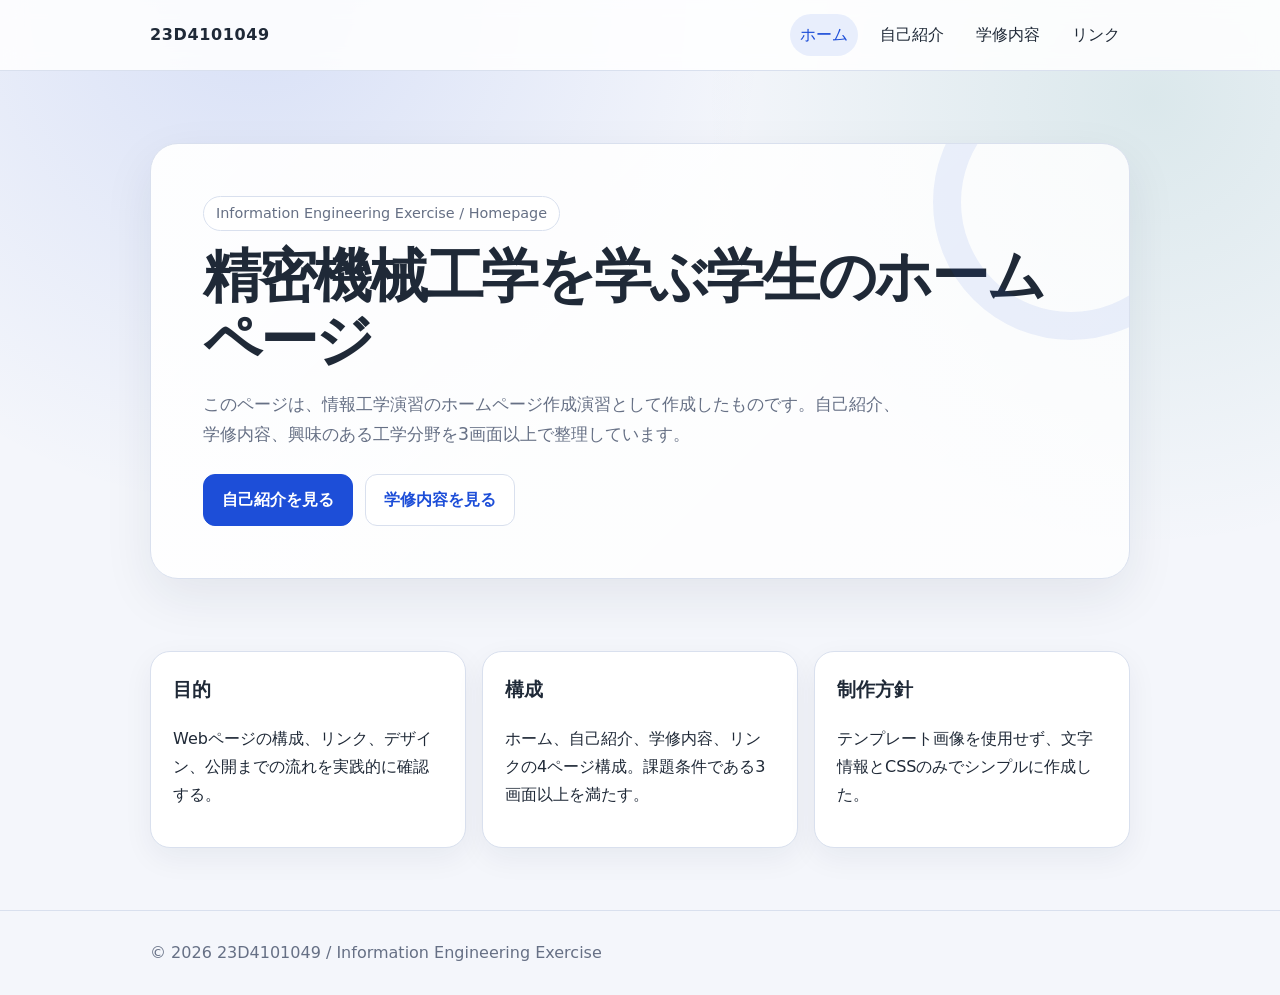
<file: index.html>
<!doctype html>
<html lang="ja">
<head>
  <meta charset="utf-8">
  <meta name="viewport" content="width=device-width, initial-scale=1">
  <title>ホーム | 23D4101049</title>
  <link rel="stylesheet" href="style.css">
</head>
<body>
  <header class="site-header">
    <div class="wrapper nav">
      <a class="logo" href="index.html">23D4101049</a>
      <nav class="menu" aria-label="メインメニュー"><a href="index.html" class="active">ホーム</a><a href="about.html" class="">自己紹介</a><a href="study.html" class="">学修内容</a><a href="links.html" class="">リンク</a></nav>
    </div>
  </header>
  <main>
    <section class="hero">
      <div class="wrapper hero-card">
        <span class="kicker">Information Engineering Exercise / Homepage</span>
        <h1>精密機械工学を学ぶ学生のホームページ</h1>
        <p class="lead">このページは、情報工学演習のホームページ作成演習として作成したものです。自己紹介、学修内容、興味のある工学分野を3画面以上で整理しています。</p>
        <div class="button-row">
          <a class="button primary" href="about.html">自己紹介を見る</a>
          <a class="button" href="study.html">学修内容を見る</a>
        </div>
      </div>
    </section>
    <section class="section">
      <div class="wrapper grid">
        <article class="card">
          <h3>目的</h3>
          <p>Webページの構成、リンク、デザイン、公開までの流れを実践的に確認する。</p>
        </article>
        <article class="card">
          <h3>構成</h3>
          <p>ホーム、自己紹介、学修内容、リンクの4ページ構成。課題条件である3画面以上を満たす。</p>
        </article>
        <article class="card">
          <h3>制作方針</h3>
          <p>テンプレート画像を使用せず、文字情報とCSSのみでシンプルに作成した。</p>
        </article>
      </div>
    </section>
  </main>
  <footer class="footer">
    <div class="wrapper">© 2026 23D4101049 / Information Engineering Exercise</div>
  </footer>
</body>
</html>
</file>
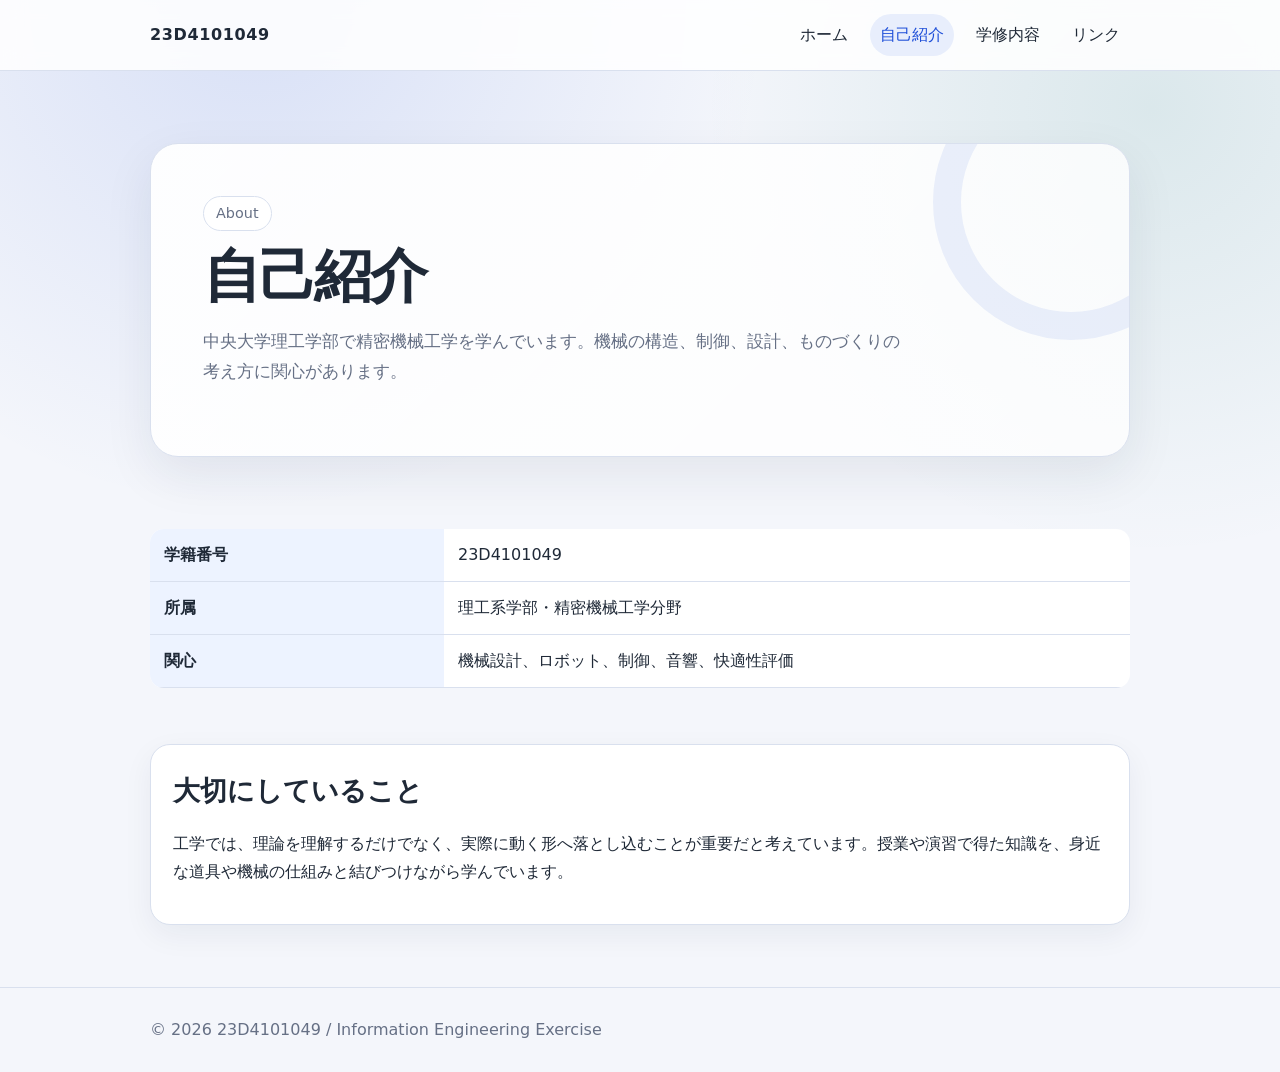
<file: about.html>
<!doctype html>
<html lang="ja">
<head>
  <meta charset="utf-8">
  <meta name="viewport" content="width=device-width, initial-scale=1">
  <title>自己紹介 | 23D4101049</title>
  <link rel="stylesheet" href="style.css">
</head>
<body>
  <header class="site-header">
    <div class="wrapper nav">
      <a class="logo" href="index.html">23D4101049</a>
      <nav class="menu" aria-label="メインメニュー"><a href="index.html" class="">ホーム</a><a href="about.html" class="active">自己紹介</a><a href="study.html" class="">学修内容</a><a href="links.html" class="">リンク</a></nav>
    </div>
  </header>
  <main>
    <section class="hero">
      <div class="wrapper hero-card">
        <span class="kicker">About</span>
        <h1>自己紹介</h1>
        <p class="lead">中央大学理工学部で精密機械工学を学んでいます。機械の構造、制御、設計、ものづくりの考え方に関心があります。</p>
      </div>
    </section>
    <section class="section">
      <div class="wrapper">
        <table class="table">
          <tr><th>学籍番号</th><td>23D4101049</td></tr>
          <tr><th>所属</th><td>理工系学部・精密機械工学分野</td></tr>
          <tr><th>関心</th><td>機械設計、ロボット、制御、音響、快適性評価</td></tr>
        </table>
      </div>
    </section>
    <section class="section">
      <div class="wrapper card">
        <h2>大切にしていること</h2>
        <p>工学では、理論を理解するだけでなく、実際に動く形へ落とし込むことが重要だと考えています。授業や演習で得た知識を、身近な道具や機械の仕組みと結びつけながら学んでいます。</p>
      </div>
    </section>
  </main>
  <footer class="footer">
    <div class="wrapper">© 2026 23D4101049 / Information Engineering Exercise</div>
  </footer>
</body>
</html>
</file>
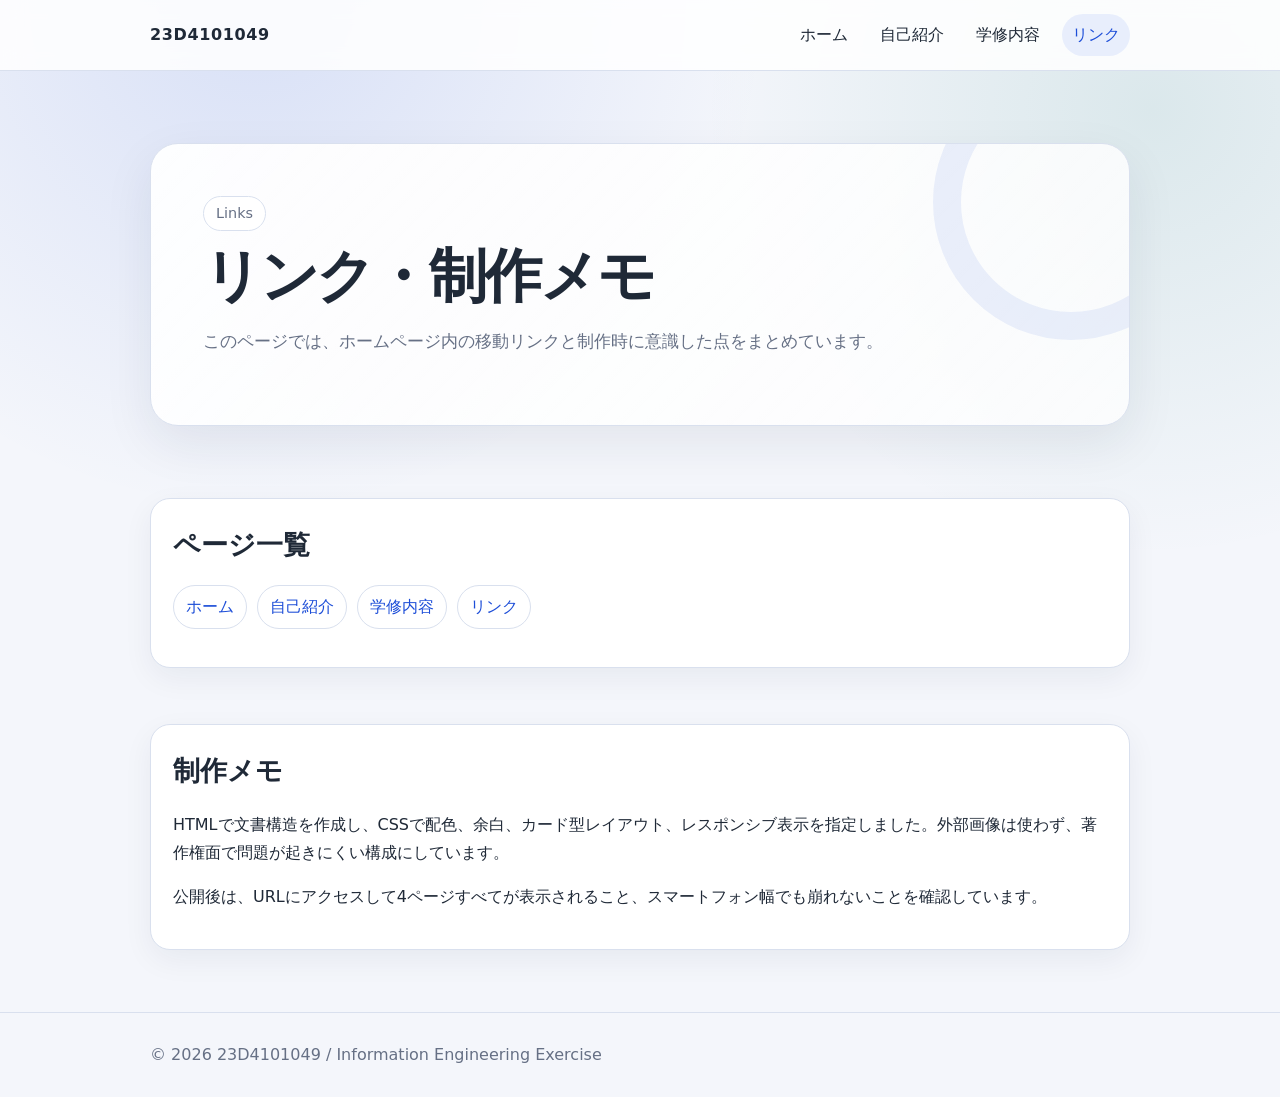
<file: links.html>
<!doctype html>
<html lang="ja">
<head>
  <meta charset="utf-8">
  <meta name="viewport" content="width=device-width, initial-scale=1">
  <title>リンク | 23D4101049</title>
  <link rel="stylesheet" href="style.css">
</head>
<body>
  <header class="site-header">
    <div class="wrapper nav">
      <a class="logo" href="index.html">23D4101049</a>
      <nav class="menu" aria-label="メインメニュー"><a href="index.html" class="">ホーム</a><a href="about.html" class="">自己紹介</a><a href="study.html" class="">学修内容</a><a href="links.html" class="active">リンク</a></nav>
    </div>
  </header>
  <main>
    <section class="hero">
      <div class="wrapper hero-card">
        <span class="kicker">Links</span>
        <h1>リンク・制作メモ</h1>
        <p class="lead">このページでは、ホームページ内の移動リンクと制作時に意識した点をまとめています。</p>
      </div>
    </section>
    <section class="section">
      <div class="wrapper card">
        <h2>ページ一覧</h2>
        <ul class="badge-list">
          <li><a href="index.html">ホーム</a></li>
          <li><a href="about.html">自己紹介</a></li>
          <li><a href="study.html">学修内容</a></li>
          <li><a href="links.html">リンク</a></li>
        </ul>
      </div>
    </section>
    <section class="section">
      <div class="wrapper card">
        <h2>制作メモ</h2>
        <p>HTMLで文書構造を作成し、CSSで配色、余白、カード型レイアウト、レスポンシブ表示を指定しました。外部画像は使わず、著作権面で問題が起きにくい構成にしています。</p>
        <p>公開後は、URLにアクセスして4ページすべてが表示されること、スマートフォン幅でも崩れないことを確認しています。</p>
      </div>
    </section>
  </main>
  <footer class="footer">
    <div class="wrapper">© 2026 23D4101049 / Information Engineering Exercise</div>
  </footer>
</body>
</html>
</file>
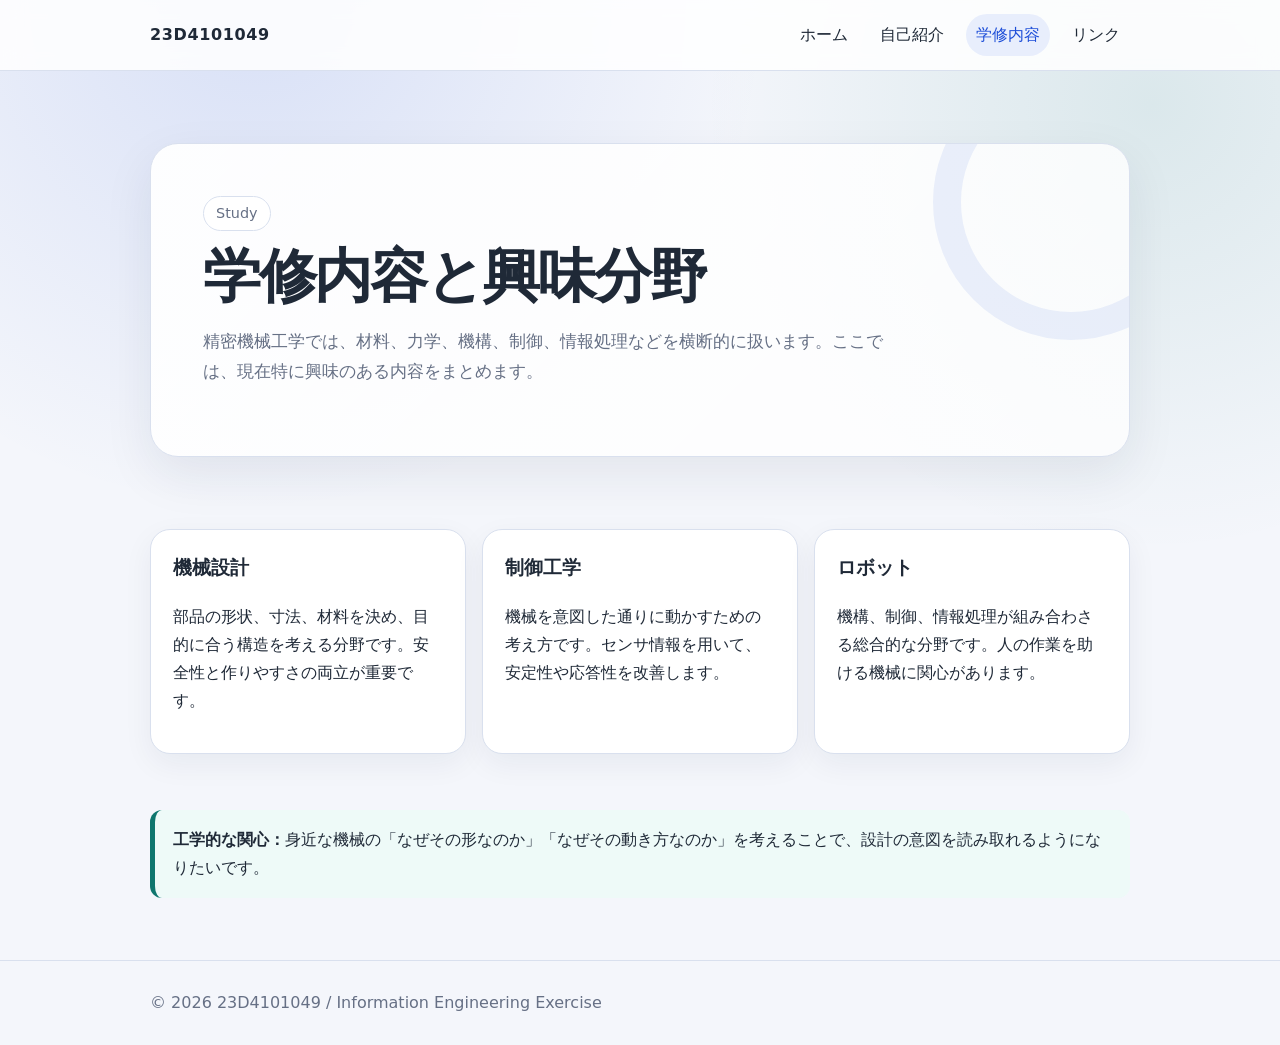
<file: study.html>
<!doctype html>
<html lang="ja">
<head>
  <meta charset="utf-8">
  <meta name="viewport" content="width=device-width, initial-scale=1">
  <title>学修内容 | 23D4101049</title>
  <link rel="stylesheet" href="style.css">
</head>
<body>
  <header class="site-header">
    <div class="wrapper nav">
      <a class="logo" href="index.html">23D4101049</a>
      <nav class="menu" aria-label="メインメニュー"><a href="index.html" class="">ホーム</a><a href="about.html" class="">自己紹介</a><a href="study.html" class="active">学修内容</a><a href="links.html" class="">リンク</a></nav>
    </div>
  </header>
  <main>
    <section class="hero">
      <div class="wrapper hero-card">
        <span class="kicker">Study</span>
        <h1>学修内容と興味分野</h1>
        <p class="lead">精密機械工学では、材料、力学、機構、制御、情報処理などを横断的に扱います。ここでは、現在特に興味のある内容をまとめます。</p>
      </div>
    </section>
    <section class="section">
      <div class="wrapper grid">
        <article class="card">
          <h3>機械設計</h3>
          <p>部品の形状、寸法、材料を決め、目的に合う構造を考える分野です。安全性と作りやすさの両立が重要です。</p>
        </article>
        <article class="card">
          <h3>制御工学</h3>
          <p>機械を意図した通りに動かすための考え方です。センサ情報を用いて、安定性や応答性を改善します。</p>
        </article>
        <article class="card">
          <h3>ロボット</h3>
          <p>機構、制御、情報処理が組み合わさる総合的な分野です。人の作業を助ける機械に関心があります。</p>
        </article>
      </div>
    </section>
    <section class="section">
      <div class="wrapper note">
        <strong>工学的な関心：</strong>身近な機械の「なぜその形なのか」「なぜその動き方なのか」を考えることで、設計の意図を読み取れるようになりたいです。
      </div>
    </section>
  </main>
  <footer class="footer">
    <div class="wrapper">© 2026 23D4101049 / Information Engineering Exercise</div>
  </footer>
</body>
</html>
</file>
<file: style.css>
:root {
  --bg: #f4f6fb;
  --panel: #ffffff;
  --ink: #1f2937;
  --muted: #667085;
  --line: #d9e0ee;
  --accent: #1d4ed8;
  --accent-2: #0f766e;
}
* { box-sizing: border-box; }
html { scroll-behavior: smooth; }
body {
  margin: 0;
  font-family: system-ui, -apple-system, BlinkMacSystemFont, "Segoe UI", sans-serif;
  color: var(--ink);
  background:
    radial-gradient(circle at 20% 0%, rgba(29,78,216,.13), transparent 32rem),
    radial-gradient(circle at 90% 10%, rgba(15,118,110,.11), transparent 28rem),
    var(--bg);
  line-height: 1.75;
}
a { color: var(--accent); text-decoration: none; }
a:hover { text-decoration: underline; }
.wrapper { width: min(980px, calc(100% - 32px)); margin: 0 auto; }
.site-header {
  position: sticky;
  top: 0;
  z-index: 5;
  background: rgba(255,255,255,.86);
  border-bottom: 1px solid var(--line);
  backdrop-filter: blur(10px);
}
.nav {
  display: flex;
  align-items: center;
  justify-content: space-between;
  gap: 20px;
  padding: 14px 0;
}
.logo {
  font-weight: 800;
  letter-spacing: .04em;
  color: var(--ink);
}
.menu { display: flex; flex-wrap: wrap; gap: 12px; }
.menu a {
  display: inline-block;
  padding: 7px 10px;
  border-radius: 999px;
  color: var(--ink);
}
.menu a.active, .menu a:hover {
  background: #e8eefc;
  text-decoration: none;
  color: var(--accent);
}
.hero {
  padding: 72px 0 44px;
}
.hero-card {
  background: linear-gradient(135deg, rgba(255,255,255,.95), rgba(255,255,255,.77));
  border: 1px solid var(--line);
  border-radius: 28px;
  padding: clamp(28px, 5vw, 52px);
  box-shadow: 0 18px 50px rgba(22,34,60,.08);
  position: relative;
  overflow: hidden;
}
.hero-card::after {
  content: "";
  position: absolute;
  right: -80px;
  top: -80px;
  width: 220px;
  height: 220px;
  border: 28px solid rgba(29,78,216,.08);
  border-radius: 50%;
}
.kicker {
  display: inline-block;
  margin-bottom: 14px;
  padding: 4px 12px;
  border: 1px solid var(--line);
  border-radius: 999px;
  color: var(--muted);
  background: #fff;
  font-size: .9rem;
}
h1 {
  margin: 0 0 14px;
  font-size: clamp(2.1rem, 4.5vw, 4rem);
  line-height: 1.1;
  letter-spacing: -.04em;
}
.lead {
  max-width: 700px;
  font-size: 1.08rem;
  color: var(--muted);
}
.button-row { display: flex; flex-wrap: wrap; gap: 12px; margin-top: 24px; }
.button {
  display: inline-block;
  padding: 11px 18px;
  border-radius: 12px;
  border: 1px solid var(--line);
  background: #fff;
  font-weight: 700;
}
.button.primary { background: var(--accent); color: #fff; border-color: var(--accent); }
.section { padding: 28px 0; }
.section h2 {
  margin: 0 0 14px;
  font-size: 1.7rem;
}
.grid { display: grid; grid-template-columns: repeat(3, 1fr); gap: 16px; }
.card {
  background: var(--panel);
  border: 1px solid var(--line);
  border-radius: 20px;
  padding: 22px;
  box-shadow: 0 10px 30px rgba(22,34,60,.06);
}
.card h3 { margin-top: 0; }
.note {
  border-left: 5px solid var(--accent-2);
  background: #eefaf8;
  padding: 16px 18px;
  border-radius: 12px;
}
.table {
  width: 100%;
  border-collapse: collapse;
  overflow: hidden;
  border-radius: 14px;
  background: #fff;
}
.table th, .table td {
  border-bottom: 1px solid var(--line);
  padding: 12px 14px;
  text-align: left;
}
.table th { background: #edf3ff; width: 30%; }
.footer {
  margin-top: 34px;
  padding: 28px 0;
  color: var(--muted);
  border-top: 1px solid var(--line);
}
.badge-list { display: flex; flex-wrap: wrap; gap: 10px; padding: 0; list-style: none; }
.badge-list li { padding: 7px 12px; background: #fff; border: 1px solid var(--line); border-radius: 999px; }
@media (max-width: 760px) {
  .nav { align-items: flex-start; flex-direction: column; }
  .grid { grid-template-columns: 1fr; }
  .table th, .table td { display: block; width: 100%; }
  .table th { border-bottom: none; }
}
</file>
